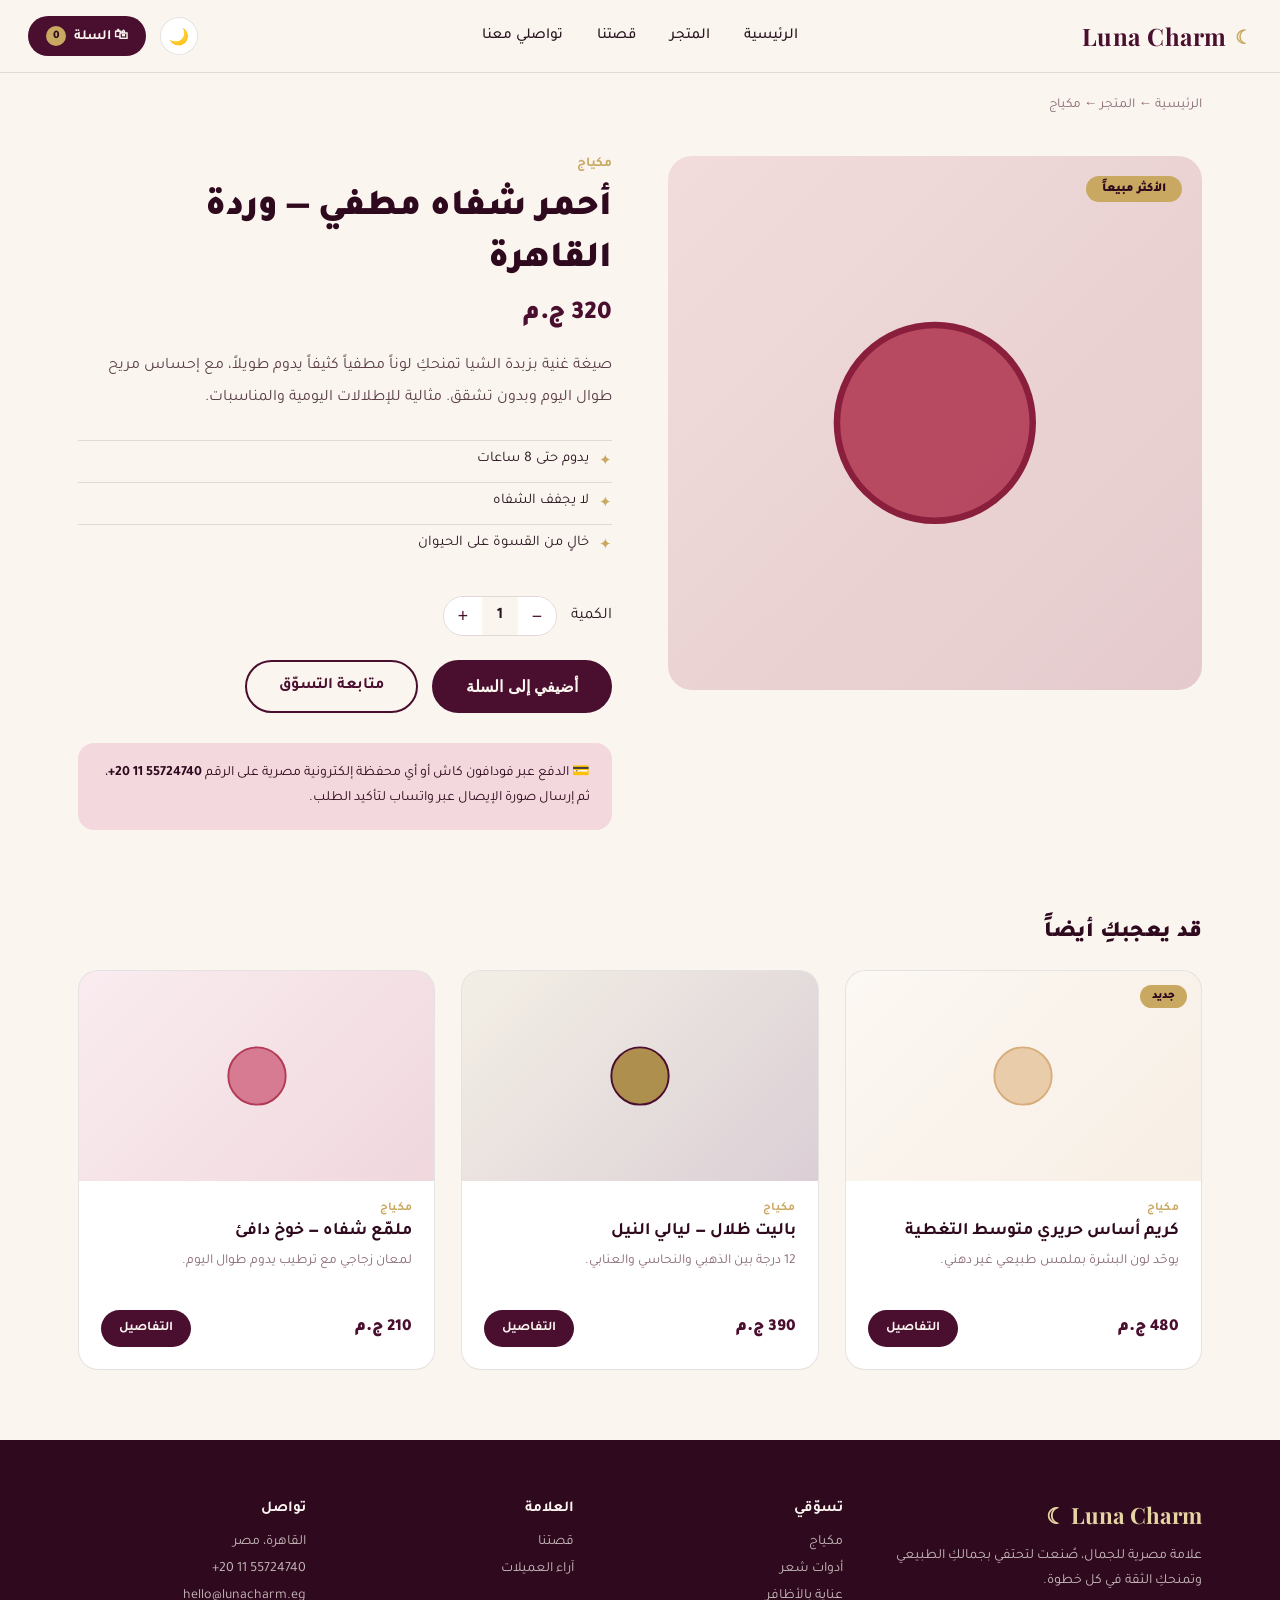
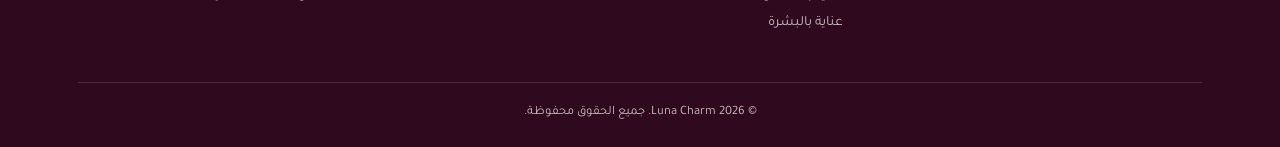
<file: product.html>
<!DOCTYPE html>
<html lang="ar" dir="rtl">
<head>
<meta charset="UTF-8">
<meta name="viewport" content="width=device-width, initial-scale=1.0">
<title id="pageTitle">Luna Charm | تفاصيل المنتج</title>
<link rel="preconnect" href="https://fonts.googleapis.com">
<link href="https://fonts.googleapis.com/css2?family=Playfair+Display:wght@700&family=Rakkas&family=Tajawal:wght@300;400;500;700;900&display=swap" rel="stylesheet">
<link rel="stylesheet" href="styles.css">
<script>
  (function(){
    var t = localStorage.getItem('lunaTheme');
    if(t === 'dark'){ document.documentElement.setAttribute('data-theme','dark'); }
  })();
</script>
</head>
<body>

<header>
  <nav class="nav">
    <a class="logo" href="index.html"><span class="moon">☾</span> Luna Charm</a>
    <ul>
      <li><a href="index.html#home">الرئيسية</a></li>
      <li><a href="index.html#shop">المتجر</a></li>
      <li><a href="index.html#story">قصتنا</a></li>
      <li><a href="index.html#contact">تواصلي معنا</a></li>
    </ul>
    <div class="nav-actions">
      <button class="theme-toggle" id="themeToggle" aria-label="تبديل الوضع الليلي/النهاري">🌙</button>
      <button class="cart-btn" id="cartOpenBtn" aria-label="فتح السلة">
        🛍 السلة <span class="cart-count" id="cartCount">0</span>
      </button>
      <button class="menu-toggle" aria-label="القائمة">☰</button>
    </div>
  </nav>
</header>

<div class="wrap">
  <div class="breadcrumb">
    <a href="index.html">الرئيسية</a> ← <a href="index.html#shop">المتجر</a> ← <span id="crumbCat"></span>
  </div>

  <div class="pd-grid" id="pdGrid"></div>

  <h3 class="related-title">قد يعجبكِ أيضاً</h3>
  <div class="prod-grid" id="relatedGrid" style="margin-bottom:70px;"></div>
</div>

<footer>
  <div class="wrap">
    <div class="foot-grid">
      <div>
        <div class="foot-logo">☾ Luna Charm</div>
        <p>علامة مصرية للجمال، صُنعت لتحتفي بجمالكِ الطبيعي وتمنحكِ الثقة في كل خطوة.</p>
      </div>
      <div>
        <h4>تسوّقي</h4>
        <ul>
          <li><a href="index.html#shop">مكياج</a></li>
          <li><a href="index.html#shop">أدوات شعر</a></li>
          <li><a href="index.html#shop">عناية بالأظافر</a></li>
          <li><a href="index.html#shop">عناية بالبشرة</a></li>
        </ul>
      </div>
      <div>
        <h4>العلامة</h4>
        <ul>
          <li><a href="index.html#story">قصتنا</a></li>
          <li><a href="index.html#testimonials">آراء العميلات</a></li>
        </ul>
      </div>
      <div>
        <h4>تواصل</h4>
        <ul>
          <li>القاهرة، مصر</li>
          <li dir="ltr">+20 11 55724740</li>
          <li>hello@lunacharm.eg</li>
        </ul>
      </div>
    </div>
    <div class="foot-bottom">© 2026 Luna Charm. جميع الحقوق محفوظة.</div>
  </div>
</footer>

<div class="overlay" id="overlay"></div>
<aside class="cart-drawer" id="cartDrawer">
  <div class="cd-head">
    <h3>سلة التسوّق</h3>
    <button class="cd-close" id="cartCloseBtn" aria-label="إغلاق السلة">✕</button>
  </div>
  <div class="cd-items" id="cdItems"></div>
  <div class="cd-foot">
    <div class="cd-total"><span>الإجمالي</span><span id="cdTotal">0 ج.م</span></div>
    <div class="cd-pay-note">الدفع عبر فودافون كاش/المحافظ الإلكترونية على الرقم <b>+20 11 55724740</b></div>
    <button class="cd-checkout" id="checkoutBtn" disabled>إتمام الطلب</button>
  </div>
</aside>

<div class="modal" id="checkoutModal">
  <div id="checkoutStep">
    <h3>إتمام الطلب</h3>
    <p class="modal-sub">اكتبي بيانات التوصيل واختاري وسيلة الدفع</p>
    <div class="field"><label>الاسم بالكامل</label><input type="text" id="custName" placeholder="مثال: ياسمين أحمد"></div>
    <div class="field"><label>رقم الموبايل</label><input type="tel" id="custPhone" placeholder="01xxxxxxxxx"></div>
    <div class="field"><label>العنوان بالتفصيل</label><input type="text" id="custAddress" placeholder="المحافظة، المنطقة، الشارع"></div>
    <label class="pay-label">اختاري وسيلة الدفع</label>
    <div class="pay-methods-grid" id="payMethods"></div>
    <div class="pay-field" id="walletField">
      <div class="note-box">حوّلي مبلغ <strong id="walletAmount">0 ج.م</strong> على الرقم: <strong id="walletDisplayNumber" dir="ltr">+20 11 55724740</strong> ثم اضغطي «تأكيد الطلب».</div>
    </div>
    <div class="note-box">بعد تأكيد الطلب هيوصلكِ إشعار فوري على واتساب، والشحن هيوصل خلال 2-4 أيام عمل.</div>
    <button class="pay-now-btn" id="payNowBtn" disabled>تأكيد الطلب</button>
  </div>
  <div id="successStep" style="display:none;">
    <div class="success-view">
      <div class="success-icon">✓</div>
      <h3>تم استلام طلبكِ بنجاح!</h3>
      <p>خدنا بياناتكِ وطلبكِ بيتجهز دلوقتي. هيوصلكِ تأكيد على رقمكِ خلال دقايق.</p>
      <div class="order-box">
        <div class="row"><span>رقم الطلب</span><span id="orderNumber">#LUNA-0000</span></div>
        <div class="row"><span>الإجمالي</span><span id="orderTotal">0 ج.م</span></div>
        <div class="row"><span>وسيلة الدفع</span><span id="orderMethod">-</span></div>
      </div>
      <a href="#" id="whatsappNotify" target="_blank" class="wa-btn">تأكيد الطلب على واتساب</a>
      <button class="continue-btn" id="continueShopping">متابعة التسوّق</button>
    </div>
  </div>
</div>

<script src="products.js"></script>
<script>
  const params = new URLSearchParams(location.search);
  const id = Number(params.get('id')) || products[0].id;
  const p = products.find(pr => pr.id === id) || products[0];

  document.getElementById('pageTitle').textContent = 'Luna Charm | ' + p.name;
  document.getElementById('crumbCat').textContent = p.catLabel;

  document.getElementById('pdGrid').innerHTML = `
    <div class="pd-media" style="background:linear-gradient(135deg, ${p.color1}22, ${p.color2}33);">
      ${p.badge ? `<span class="pd-badge">${p.badge}</span>` : ''}
      <svg width="55%" viewBox="0 0 90 90">
        <circle cx="45" cy="45" r="30" fill="${p.color1}" opacity="0.9"/>
        <circle cx="45" cy="45" r="30" fill="none" stroke="${p.color2}" stroke-width="2"/>
      </svg>
    </div>
    <div>
      <div class="pd-cat">${p.catLabel}</div>
      <h1 class="pd-name">${p.name}</h1>
      <div class="pd-price">${p.price} ج.م</div>
      <p class="pd-desc">${p.full}</p>
      <ul class="pd-features">
        ${p.features.map(f => `<li>${f}</li>`).join('')}
      </ul>
      <div class="pd-qty">
        <span>الكمية</span>
        <div class="qty-box">
          <button id="qtyMinus">−</button>
          <span id="qtyVal">1</span>
          <button id="qtyPlus">+</button>
        </div>
      </div>
      <div class="pd-actions">
        <button class="btn-primary" id="pdAddBtn">أضيفي إلى السلة</button>
        <a href="index.html#shop" class="btn-ghost">متابعة التسوّق</a>
      </div>
      <div class="pd-pay-hint">
        💳 الدفع عبر فودافون كاش أو أي محفظة إلكترونية مصرية على الرقم <b>+20 11 55724740</b>، ثم إرسال صورة الإيصال عبر واتساب لتأكيد الطلب.
      </div>
    </div>
  `;

  let qty = 1;
  const qtyVal = document.getElementById('qtyVal');
  document.getElementById('qtyMinus').addEventListener('click', () => { if(qty>1){ qty--; qtyVal.textContent = qty; } });
  document.getElementById('qtyPlus').addEventListener('click', () => { qty++; qtyVal.textContent = qty; });
  document.getElementById('pdAddBtn').addEventListener('click', function(){
    addToCart(p.id, qty);
    this.textContent = '✓ أُضيف إلى السلة';
    setTimeout(() => { this.textContent = 'أضيفي إلى السلة'; }, 1300);
  });

  // Related products (same category, excluding current)
  const related = products.filter(pr => pr.cat === p.cat && pr.id !== p.id).slice(0,3);
  const relatedFallback = related.length ? related : products.filter(pr => pr.id !== p.id).slice(0,3);
  document.getElementById('relatedGrid').innerHTML = relatedFallback.map(r => `
    <div class="prod-card">
      <a class="prod-media-link" href="product.html?id=${r.id}">
        <div class="prod-media" style="background:linear-gradient(135deg, ${r.color1}22, ${r.color2}33);">
          ${r.badge ? `<span class="prod-badge">${r.badge}</span>` : ''}
          <svg width="86" height="86" viewBox="0 0 90 90">
            <circle cx="45" cy="45" r="30" fill="${r.color1}" opacity="0.9"/>
            <circle cx="45" cy="45" r="30" fill="none" stroke="${r.color2}" stroke-width="2"/>
          </svg>
        </div>
      </a>
      <div class="prod-body">
        <div class="prod-cat">${r.catLabel}</div>
        <div class="prod-name"><a href="product.html?id=${r.id}">${r.name}</a></div>
        <div class="prod-desc">${r.desc}</div>
        <div class="prod-foot">
          <span class="prod-price">${r.price} ج.م</span>
          <div class="prod-actions">
            <button class="detail-btn" onclick="location.href='product.html?id=${r.id}'">التفاصيل</button>
          </div>
        </div>
      </div>
    </div>
  `).join('');
</script>
</body>
</html>
</file>
<file: styles.css>
:root{
  --wine:#4a0e2e;
  --wine-deep:#2f0a1e;
  --blush:#f3d9de;
  --gold:#c9a961;
  --gold-light:#e7d4a3;
  --ivory:#fbf5f0;
  --ink:#2a1620;
  --line: rgba(42,22,32,.12);
  --surface:#fff;
  --muted:#8a6a75;
  --muted2:#5a3e48;
  --header-bg: rgba(251,245,240,.9);
  --heading:#2f0a1e;
  --on-dark:#fbf5f0;
  color-scheme: light;
}
:root[data-theme="dark"]{
  --blush:#3a1826;
  --gold:#e7c988;
  --gold-light:#f0dcae;
  --ivory:#150c10;
  --ink:#f3e6ea;
  --line: rgba(243,217,222,.14);
  --surface:#221420;
  --muted:#c9a9b3;
  --muted2:#e0c3cb;
  --header-bg: rgba(21,12,16,.85);
  --heading:#f6d9e6;
  color-scheme: dark;
}
/* Text that sits on panels/backgrounds which flip (surface/ivory/blush) needs to flip too */
[data-theme="dark"] .hero h1, [data-theme="dark"] .swatch-name b, [data-theme="dark"] .section-head h2,
[data-theme="dark"] .prod-name, [data-theme="dark"] .test-who b, [data-theme="dark"] .newsletter h2,
[data-theme="dark"] .cd-head h3, [data-theme="dark"] .cd-item-name, [data-theme="dark"] .cd-total,
[data-theme="dark"] .cd-pay-note b, [data-theme="dark"] .cd-qty-val, [data-theme="dark"] .modal h3,
[data-theme="dark"] .pay-option, [data-theme="dark"] .note-box, [data-theme="dark"] .order-box .row span:last-child,
[data-theme="dark"] .continue-btn, [data-theme="dark"] .pd-name, [data-theme="dark"] .pd-pay-hint,
[data-theme="dark"] .related-title, [data-theme="dark"] .contact-head h2, [data-theme="dark"] .contact-card h4,
[data-theme="dark"] .field label{
  color:var(--heading);
}
/* Text that sits on permanently-dark surfaces (wine buttons, footer, story) stays light in both themes */
[data-theme="dark"] .cart-btn, [data-theme="dark"] .btn-primary, [data-theme="dark"] .btn-ghost:hover,
[data-theme="dark"] .tab-btn.active, [data-theme="dark"] .story, [data-theme="dark"] .test-avatar,
[data-theme="dark"] .cd-checkout, [data-theme="dark"] .pay-now-btn, [data-theme="dark"] .foot-grid h4{
  color:var(--on-dark);
}


*{margin:0;padding:0;box-sizing:border-box;}
html{scroll-behavior:smooth;}
body{
  font-family:'Tajawal',sans-serif;
  background:var(--ivory);
  color:var(--ink);
  overflow-x:hidden;
  transition:background .3s ease, color .3s ease;
}
h1,h2,h3,.display{font-family:'Rakkas',serif; font-weight:400;}
a{color:inherit; text-decoration:none;}
img{max-width:100%; display:block;}
::selection{background:var(--gold-light); color:var(--wine-deep);}
a:focus-visible, button:focus-visible, input:focus-visible, select:focus-visible{
  outline:3px solid var(--wine); outline-offset:3px;
}
.wrap{max-width:1180px; margin:0 auto; padding:0 28px;}

/* ---------- HEADER (centered nav) ---------- */
header{
  position:sticky; top:0; z-index:100;
  background:var(--header-bg);
  backdrop-filter:blur(10px);
  border-bottom:1px solid var(--line);
  transition:background .3s ease;
}
.nav{
  display:grid; grid-template-columns:1fr auto 1fr; align-items:center; gap:16px;
  padding:16px 28px;
}
.logo{
  justify-self:start; display:flex; align-items:center; gap:8px;
  font-family:'Playfair Display', serif; font-size:1.5rem; font-weight:700;
  color:var(--wine); letter-spacing:.5px; white-space:nowrap;
}
.logo .moon{color:var(--gold); font-size:1.2rem;}
nav ul{
  justify-self:center; display:flex; gap:34px; list-style:none;
}
nav ul li a{font-size:.96rem; font-weight:500; position:relative; padding:4px 0; white-space:nowrap;}
nav ul li a::after{
  content:''; position:absolute; right:0; bottom:-2px; width:0; height:2px;
  background:var(--gold); transition:width .3s ease;
}
nav ul li a:hover::after{width:100%;}
.nav-actions{justify-self:end; display:flex; align-items:center; gap:14px;}
.cart-btn{
  position:relative; display:flex; align-items:center; gap:8px;
  background:var(--wine); color:var(--ivory); border:none; padding:10px 18px;
  border-radius:999px; font-family:'Tajawal'; font-weight:700; font-size:.88rem; cursor:pointer;
  transition:transform .2s ease, background .2s ease;
}
.cart-btn:hover{background:var(--wine-deep); transform:translateY(-1px);}
.cart-count{
  background:var(--gold); color:var(--wine-deep); border-radius:50%;
  width:20px; height:20px; display:flex; align-items:center; justify-content:center;
  font-size:.72rem; font-weight:900;
}
.menu-toggle{display:none; background:none; border:none; font-size:1.6rem; cursor:pointer; color:var(--wine);}
.theme-toggle{
  width:38px; height:38px; border-radius:50%; border:1px solid var(--line); background:var(--surface);
  color:var(--wine); font-size:1rem; cursor:pointer; display:flex; align-items:center; justify-content:center;
  transition:transform .2s ease, background .2s ease;
}
.theme-toggle:hover{transform:rotate(15deg);}

@media (max-width:900px){
  .nav{grid-template-columns:1fr auto;}
  nav ul{display:none;}
  .menu-toggle{display:block;}
}
nav.mobile-open ul{
  display:flex; position:absolute; top:100%; right:0; left:0; background:var(--ivory);
  flex-direction:column; padding:20px 28px; gap:18px; border-bottom:1px solid var(--line);
}

/* ---------- Buttons ---------- */
.btn-primary, .btn-ghost{
  padding:15px 32px; border-radius:999px; font-weight:700; font-size:1rem;
  cursor:pointer; border:2px solid transparent; transition:all .25s ease; display:inline-block;
}
.btn-primary{background:var(--wine); color:var(--ivory);}
.btn-primary:hover{background:var(--wine-deep); transform:translateY(-2px); box-shadow:0 10px 24px rgba(74,14,46,.25);}
.btn-ghost{background:transparent; border-color:var(--wine); color:var(--wine);}
.btn-ghost:hover{background:var(--wine); color:var(--ivory);}

/* ---------- HERO ---------- */
.hero{
  position:relative; padding:80px 0 60px;
  background:
    radial-gradient(ellipse at 85% 15%, rgba(201,169,97,.2), transparent 55%),
    radial-gradient(ellipse at 10% 90%, rgba(74,14,46,.12), transparent 50%);
  overflow:hidden;
}
.hero-grid{display:grid; grid-template-columns:1.1fr .9fr; gap:50px; align-items:center;}
.eyebrow{
  display:inline-flex; align-items:center; gap:10px;
  font-size:.82rem; font-weight:700; letter-spacing:.5px; color:var(--wine);
  background:var(--blush); padding:7px 16px; border-radius:999px; margin-bottom:22px;
}
.eyebrow::before{content:'✦'; color:var(--gold);}
.hero h1{font-size:clamp(2.4rem,5vw,4rem); line-height:1.28; color:var(--wine-deep); margin-bottom:22px;}
.hero h1 em{font-style:normal; color:var(--gold);}
.hero p.lead{font-size:1.12rem; line-height:1.9; color:var(--muted2); max-width:520px; margin-bottom:34px;}
.hero-ctas{display:flex; gap:16px; flex-wrap:wrap; margin-bottom:44px;}

.shade-lab{
  background:var(--surface); border:1px solid var(--line); border-radius:20px; padding:20px 22px;
  max-width:480px; box-shadow:0 20px 50px rgba(74,14,46,.08);
}
.shade-lab p{font-size:.85rem; font-weight:700; color:var(--wine); margin-bottom:14px;}
.swatch-row{display:flex; gap:10px;}
.swatch{
  width:36px; height:36px; border-radius:50%; cursor:pointer; border:3px solid var(--surface);
  box-shadow:0 0 0 1px var(--line); transition:transform .2s ease, box-shadow .2s ease;
}
.swatch:hover, .swatch.active{transform:scale(1.15); box-shadow:0 0 0 2px var(--wine);}
.swatch-name{margin-top:12px; font-size:.85rem; color:var(--muted2);}
.swatch-name b{color:var(--wine-deep);}
.hero-visual{position:relative; display:flex; justify-content:center;}
.lipstick-svg{width:100%; max-width:280px; filter:drop-shadow(0 25px 40px rgba(74,14,46,.2));}
.moon-accent{position:absolute; top:10px; left:0; opacity:.5;}

/* ---------- SHOP (single section, tabs) ---------- */
.shop{padding:70px 0;}
.section-head{text-align:center; margin-bottom:40px;}
.section-head .eyebrow{margin:0 auto 14px; display:table;}
.section-head h2{font-size:clamp(1.9rem,3.4vw,2.6rem); color:var(--wine-deep);}
.section-head p{color:var(--muted); max-width:520px; margin:10px auto 0; font-size:.95rem;}

.tab-row{display:flex; justify-content:center; gap:12px; flex-wrap:wrap; margin-bottom:40px;}
.tab-btn{
  background:var(--surface); border:1px solid var(--line); color:var(--wine-deep);
  padding:10px 22px; border-radius:999px; font-family:'Tajawal'; font-weight:700;
  font-size:.88rem; cursor:pointer; transition:all .2s ease;
}
.tab-btn:hover{border-color:var(--gold);}
.tab-btn.active{background:var(--wine); color:var(--ivory); border-color:var(--wine);}

.prod-grid{display:grid; grid-template-columns:repeat(3,1fr); gap:26px;}
.prod-card{
  background:var(--surface); border:1px solid var(--line); border-radius:20px; overflow:hidden;
  transition:box-shadow .25s ease, transform .25s ease; display:flex; flex-direction:column;
}
.prod-card:hover{box-shadow:0 24px 44px rgba(74,14,46,.12); transform:translateY(-4px);}
.prod-media-link{display:block;}
.prod-media{height:210px; display:flex; align-items:center; justify-content:center; position:relative; cursor:pointer;}
.prod-badge{
  position:absolute; top:14px; right:14px; background:var(--gold); color:var(--wine-deep);
  font-size:.72rem; font-weight:900; padding:5px 12px; border-radius:999px;
}
.prod-body{padding:20px 22px 22px; display:flex; flex-direction:column; flex:1;}
.prod-cat{font-size:.75rem; color:var(--gold); font-weight:700; letter-spacing:.3px; margin-bottom:6px;}
.prod-name{font-size:1.1rem; font-weight:700; color:var(--wine-deep); margin-bottom:8px;}
.prod-name a:hover{color:var(--wine);}
.prod-desc{font-size:.86rem; color:var(--muted); line-height:1.7; margin-bottom:16px; min-height:44px;}
.prod-foot{display:flex; align-items:center; justify-content:space-between; margin-top:auto;}
.prod-price{font-weight:900; color:var(--wine); font-size:1.05rem;}
.add-btn, .detail-btn{
  background:var(--wine); color:var(--ivory); border:none; padding:10px 18px;
  border-radius:999px; font-weight:700; font-size:.83rem; cursor:pointer; font-family:'Tajawal';
  transition:background .2s ease;
}
.add-btn:hover, .detail-btn:hover{background:var(--gold); color:var(--wine-deep);}
.add-btn.added{background:#3f7a4e;}
.prod-actions{display:flex; gap:8px;}

/* ---------- STORY ---------- */
.story{
  background:linear-gradient(160deg, var(--wine-deep), var(--wine) 70%);
  color:var(--ivory); padding:100px 0; margin:70px 0; position:relative; overflow:hidden;
}
.story::before{content:''; position:absolute; inset:0; background:radial-gradient(circle at 80% 20%, rgba(201,169,97,.18), transparent 55%);}
.story-grid{display:grid; grid-template-columns:.9fr 1.1fr; gap:60px; align-items:center; position:relative;}
.story h2{font-size:clamp(2rem,3.6vw,3rem); margin-bottom:22px; color:var(--gold-light);}
.story p{font-size:1.05rem; line-height:2; color:rgba(251,245,240,.85); margin-bottom:16px;}
.story-stats{display:flex; gap:36px; margin-top:36px;}
.stat b{display:block; font-family:'Rakkas'; font-size:2.1rem; color:var(--gold);}
.stat span{font-size:.82rem; color:rgba(251,245,240,.7);}
.story-visual{aspect-ratio:1/1; border-radius:50%; border:1px solid rgba(201,169,97,.4); display:flex; align-items:center; justify-content:center; position:relative;}
.story-visual::before{content:''; position:absolute; inset:20px; border-radius:50%; border:1px dashed rgba(201,169,97,.4);}

/* ---------- BRAND LOGO ---------- */
.brand-logo{padding:50px 0 70px; display:flex; justify-content:center;}
.brand-logo-img{
  max-width:340px; width:100%; border-radius:24px;
  box-shadow:0 24px 50px rgba(74,14,46,.12);
}

/* ---------- TESTIMONIALS ---------- */
.testimonials{padding:70px 0;}
.test-grid{display:grid; grid-template-columns:repeat(3,1fr); gap:24px;}
.test-card{background:var(--blush); border-radius:20px; padding:30px 26px; position:relative;}
.test-card .stars{color:var(--gold); font-size:1rem; margin-bottom:14px; letter-spacing:2px;}
.test-card p{font-size:.95rem; line-height:1.9; color:var(--ink); margin-bottom:18px;}
.test-who{display:flex; align-items:center; gap:12px;}
.test-avatar{width:42px; height:42px; border-radius:50%; background:var(--wine); color:var(--ivory); display:flex; align-items:center; justify-content:center; font-family:'Rakkas'; font-size:1.1rem;}
.test-who b{display:block; font-size:.9rem; color:var(--wine-deep);}
.test-who span{font-size:.78rem; color:var(--muted);}

/* ---------- CONTACT ---------- */
.contact{padding:70px 0;}
.contact-grid{display:grid; grid-template-columns:1fr 1fr; gap:50px; align-items:start;}
.contact-head h2{font-size:clamp(1.9rem,3.4vw,2.6rem); color:var(--wine-deep); margin-bottom:14px;}
.contact-head p{color:var(--muted); font-size:.98rem; line-height:1.9; max-width:460px; margin-bottom:30px;}
.contact-card{
  display:flex; align-items:center; gap:16px; background:var(--surface); border:1px solid var(--line);
  border-radius:18px; padding:18px 20px; margin-bottom:14px;
}
.contact-card .icon{
  width:52px; height:52px; border-radius:50%; background:var(--wine); color:var(--on-dark,#fbf5f0);
  display:flex; align-items:center; justify-content:center; font-size:1.3rem; flex-shrink:0;
}
[data-theme="dark"] .contact-card .icon{color:var(--on-dark);}
.contact-card h4{font-size:.8rem; color:var(--muted); font-weight:700; margin-bottom:4px;}
.contact-card span{font-size:1.02rem; font-weight:700; color:var(--wine-deep); direction:ltr; display:inline-block;}
[data-theme="dark"] .contact-card span{color:var(--heading);}

.social-row{display:flex; gap:14px; margin-top:28px;}
.social-btn{
  width:48px; height:48px; border-radius:50%; background:var(--ink); color:#fff;
  display:flex; align-items:center; justify-content:center; font-size:1.1rem;
  transition:transform .2s ease, box-shadow .2s ease;
}
.social-btn:hover{transform:translateY(-3px) scale(1.06);}
.social-btn.fb{box-shadow:0 0 0 1px rgba(24,119,242,.35), 0 0 22px rgba(24,119,242,.45);}
.social-btn.fb:hover{box-shadow:0 0 0 1px rgba(24,119,242,.5), 0 0 30px rgba(24,119,242,.65);}
.social-btn.wa{box-shadow:0 0 0 1px rgba(37,211,102,.35), 0 0 22px rgba(37,211,102,.45);}
.social-btn.wa:hover{box-shadow:0 0 0 1px rgba(37,211,102,.5), 0 0 30px rgba(37,211,102,.65);}
.social-btn.ig{box-shadow:0 0 0 1px rgba(214,53,132,.35), 0 0 22px rgba(214,53,132,.45);}
.social-btn.ig:hover{box-shadow:0 0 0 1px rgba(214,53,132,.5), 0 0 30px rgba(214,53,132,.65);}
.social-btn.tt{box-shadow:0 0 0 1px rgba(255,255,255,.3), 0 0 22px rgba(255,255,255,.35);}
.social-btn.tt:hover{box-shadow:0 0 0 1px rgba(255,255,255,.45), 0 0 30px rgba(255,255,255,.5);}

.contact-form{
  background:var(--surface); border:1px solid var(--line); border-radius:24px; padding:34px;
  box-shadow:0 24px 50px rgba(74,14,46,.1);
}
.contact-form h3{font-size:1.3rem; color:var(--wine-deep); margin-bottom:22px; font-family:'Tajawal'; font-weight:900;}
[data-theme="dark"] .contact-form h3{color:var(--heading);}
.contact-form .field textarea{
  width:100%; padding:12px 14px; border-radius:14px; border:1px solid var(--line);
  background:var(--ivory); color:var(--ink); font-size:.9rem; font-family:'Tajawal'; resize:vertical; min-height:110px;
}
.contact-form .field textarea:focus{outline:none; border-color:var(--gold);}
.contact-msg{margin-top:14px; font-size:.85rem; color:var(--wine); font-weight:700; min-height:1.2em;}
[data-theme="dark"] .contact-msg{color:var(--heading);}

@media (max-width:900px){
  .contact-grid{grid-template-columns:1fr;}
}

/* ---------- NEWSLETTER ---------- */
.newsletter{background:var(--surface); border:1px solid var(--line); border-radius:24px; padding:50px 40px; margin:70px 0; text-align:center;}
.newsletter h2{font-size:clamp(1.6rem,2.6vw,2.2rem); color:var(--wine-deep); margin-bottom:12px;}
.newsletter p{color:var(--muted); margin-bottom:26px;}
.nl-form{display:flex; justify-content:center; gap:12px; max-width:460px; margin:0 auto; flex-wrap:wrap;}
.nl-form input{flex:1; min-width:220px; padding:14px 20px; border-radius:999px; border:1px solid var(--line); font-family:'Tajawal'; font-size:.95rem;}
.nl-msg{margin-top:14px; font-size:.88rem; color:var(--wine); font-weight:700; min-height:1.2em;}

/* ---------- FOOTER ---------- */
footer{background:var(--wine-deep); color:rgba(251,245,240,.75); padding:60px 0 26px;}
.foot-grid{display:grid; grid-template-columns:1.4fr 1fr 1fr 1fr; gap:40px; margin-bottom:40px;}
.foot-logo{font-family:'Playfair Display',serif; font-weight:700; font-size:1.4rem; color:var(--gold-light); margin-bottom:14px; direction:ltr; text-align:right;}
.foot-grid p{font-size:.88rem; line-height:1.8;}
.foot-grid h4{color:var(--ivory); font-size:.95rem; margin-bottom:16px; font-weight:700;}
.foot-grid ul{list-style:none;}
.foot-grid ul li{margin-bottom:10px; font-size:.88rem;}
.foot-grid ul li a:hover{color:var(--gold-light);}
.foot-grid ul li[dir="ltr"]{direction:ltr; text-align:right;}
.foot-bottom{border-top:1px solid rgba(251,245,240,.12); padding-top:22px; text-align:center; font-size:.8rem;}

/* ---------- CART DRAWER ---------- */
.overlay{position:fixed; inset:0; background:rgba(42,22,32,.5); opacity:0; pointer-events:none; transition:opacity .3s ease; z-index:200;}
.overlay.open{opacity:1; pointer-events:auto;}
.cart-drawer{
  position:fixed; top:0; left:0; height:100%; width:380px; max-width:90vw; background:var(--surface);
  z-index:201; transform:translateX(-100%); transition:transform .35s ease; display:flex; flex-direction:column;
}
.cart-drawer.open{transform:translateX(0);}
.cd-head{display:flex; justify-content:space-between; align-items:center; padding:22px 24px; border-bottom:1px solid var(--line);}
.cd-head h3{font-family:'Tajawal'; font-weight:900; color:var(--wine-deep);}
.cd-close{background:none; border:none; font-size:1.4rem; cursor:pointer; color:var(--wine);}
.cd-items{flex:1; overflow-y:auto; padding:16px 24px;}
.cd-item{display:flex; justify-content:space-between; align-items:center; padding:14px 0; border-bottom:1px solid var(--line);}
.cd-item-name{font-size:.9rem; font-weight:700; color:var(--wine-deep);}
.cd-item-price{font-size:.82rem; color:var(--muted);}
.cd-empty{text-align:center; color:var(--muted); padding:60px 20px; font-size:.9rem;}
.cd-foot{padding:22px 24px; border-top:1px solid var(--line);}
.cd-total{display:flex; justify-content:space-between; font-weight:900; margin-bottom:8px; color:var(--wine-deep);}
.cd-pay-note{font-size:.78rem; color:var(--muted); line-height:1.7; margin-bottom:16px; background:var(--blush); padding:10px 14px; border-radius:12px;}
.cd-pay-note b{color:var(--wine-deep); direction:ltr; display:inline-block;}
.cd-checkout{width:100%; background:var(--wine); color:var(--ivory); border:none; padding:15px; border-radius:999px; font-weight:700; cursor:pointer; font-family:'Tajawal'; font-size:1rem;}
.cd-checkout:hover{background:var(--gold); color:var(--wine-deep);}
.cd-checkout:disabled{opacity:.45; cursor:not-allowed;}

.cd-item-qty{display:flex; align-items:center; gap:8px; margin-top:6px;}
.cd-qty-btn{width:24px; height:24px; border-radius:50%; border:1px solid var(--line); background:var(--surface); color:var(--wine); cursor:pointer; font-size:.9rem; line-height:1;}
.cd-qty-btn:hover{border-color:var(--wine);}
.cd-qty-val{font-size:.85rem; min-width:16px; text-align:center; font-weight:700; color:var(--wine-deep);}
.cd-remove{margin-inline-start:auto; color:#a1443e; background:none; border:none; font-size:.78rem; cursor:pointer; font-family:'Tajawal';}

/* ---------- CHECKOUT MODAL ---------- */
.modal{
  position:fixed; top:50%; left:50%; transform:translate(-50%,-46%);
  width:440px; max-width:92vw; max-height:88vh; overflow-y:auto;
  background:var(--surface); border:1px solid var(--line); border-radius:24px;
  z-index:301; padding:30px; opacity:0; pointer-events:none; transition:.3s ease;
  box-shadow:0 30px 70px rgba(74,14,46,.25);
}
.modal.show{opacity:1; pointer-events:auto; transform:translate(-50%,-50%);}
.modal h3{font-family:'Tajawal'; font-weight:900; color:var(--wine-deep); font-size:1.3rem; margin-bottom:6px;}
.modal-sub{color:var(--muted); font-size:.85rem; margin-bottom:22px;}
.field{margin-bottom:14px;}
.field label{display:block; font-size:.8rem; color:var(--muted); margin-bottom:6px; font-weight:700;}
.field input{
  width:100%; padding:12px 14px; border-radius:12px; border:1px solid var(--line);
  background:var(--ivory); color:var(--ink); font-size:.9rem; font-family:'Tajawal';
}
.field input:focus{outline:none; border-color:var(--gold);}
.pay-label{display:block; font-size:.8rem; color:var(--muted); font-weight:700; margin:16px 0 10px;}
.pay-methods-grid{display:grid; grid-template-columns:1fr 1fr; gap:10px; margin-bottom:16px;}
.pay-option{
  border:1.5px solid var(--line); border-radius:14px; padding:12px 10px;
  display:flex; flex-direction:column; align-items:center; gap:6px; cursor:pointer; transition:.2s;
  background:var(--ivory); font-size:.82rem; font-weight:700; color:var(--wine-deep);
}
.pay-option span:first-child{font-size:1.2rem;}
.pay-option:hover{border-color:var(--gold);}
.pay-option.selected{border-color:var(--wine); background:var(--blush);}
.pay-field{display:none;}
.pay-field.show{display:block;}
.note-box{
  background:var(--blush); border-radius:12px; padding:12px 14px; font-size:.8rem;
  color:var(--wine-deep); line-height:1.7; margin-bottom:16px;
}
.note-box strong{direction:ltr; display:inline-block;}
.pay-now-btn{
  width:100%; padding:15px; border-radius:999px; border:none; cursor:pointer;
  background:var(--wine); color:var(--ivory); font-weight:800; font-size:.95rem; font-family:'Tajawal';
}
.pay-now-btn:hover:not(:disabled){background:var(--gold); color:var(--wine-deep);}
.pay-now-btn:disabled{opacity:.4; cursor:not-allowed;}

.success-view{text-align:center; padding:6px 2px 2px;}
.success-icon{
  width:64px; height:64px; border-radius:50%; background:var(--blush); color:var(--wine);
  display:flex; align-items:center; justify-content:center; font-size:1.8rem; margin:0 auto 16px;
}
.success-view h3{font-size:1.25rem; margin-bottom:8px;}
.success-view p{color:var(--muted); font-size:.85rem; line-height:1.8; margin-bottom:18px;}
.order-box{
  background:var(--ivory); border:1px solid var(--line); border-radius:14px;
  padding:14px 16px; text-align:right; font-size:.85rem; margin-bottom:20px;
}
.order-box .row{display:flex; justify-content:space-between; padding:6px 0; color:var(--muted);}
.order-box .row span:last-child{color:var(--wine-deep); font-weight:800;}
.wa-btn{
  display:flex; align-items:center; justify-content:center; gap:8px; width:100%;
  background:#25d366; color:#0c1a10; font-weight:800; padding:13px; border-radius:999px;
  text-decoration:none; margin-bottom:10px; font-size:.9rem;
}
.continue-btn{
  width:100%; padding:13px; border-radius:999px; border:1px solid var(--line); background:transparent;
  color:var(--wine-deep); font-weight:700; font-size:.88rem; cursor:pointer; font-family:'Tajawal';
}
.continue-btn:hover{border-color:var(--wine); color:var(--wine);}

@media (max-width:600px){
  .modal{padding:22px;}
  .pay-methods-grid{grid-template-columns:1fr 1fr;}
}

/* ---------- PRODUCT DETAIL PAGE ---------- */
.breadcrumb{font-size:.85rem; color:var(--muted); padding:22px 0;}
.breadcrumb a:hover{color:var(--wine);}
.pd-grid{display:grid; grid-template-columns:1fr 1fr; gap:56px; padding:20px 0 70px; align-items:start;}
.pd-media{
  aspect-ratio:1/1; border-radius:24px; display:flex; align-items:center; justify-content:center;
  position:relative; overflow:hidden;
}
.pd-badge{position:absolute; top:20px; right:20px; background:var(--gold); color:var(--wine-deep); font-size:.78rem; font-weight:900; padding:6px 16px; border-radius:999px;}
.pd-cat{color:var(--gold); font-weight:700; font-size:.85rem; margin-bottom:10px;}
.pd-name{font-size:clamp(1.7rem,3vw,2.3rem); color:var(--wine-deep); font-family:'Tajawal'; font-weight:900; margin-bottom:14px; line-height:1.4;}
.pd-price{font-size:1.6rem; font-weight:900; color:var(--wine); margin-bottom:20px;}
.pd-desc{font-size:1rem; line-height:2; color:var(--muted2); margin-bottom:26px;}
.pd-features{list-style:none; margin-bottom:30px;}
.pd-features li{padding:10px 0; border-top:1px solid var(--line); font-size:.92rem; color:var(--ink); display:flex; gap:10px;}
.pd-features li::before{content:'✦'; color:var(--gold);}
.pd-qty{display:flex; align-items:center; gap:14px; margin-bottom:24px;}
.qty-box{display:flex; align-items:center; border:1px solid var(--line); border-radius:999px; overflow:hidden;}
.qty-box button{background:var(--surface); border:none; width:38px; height:38px; font-size:1.1rem; cursor:pointer; color:var(--wine);}
.qty-box span{width:36px; text-align:center; font-weight:700;}
.pd-actions{display:flex; gap:14px; flex-wrap:wrap; margin-bottom:30px;}
.pd-pay-hint{
  background:var(--blush); border-radius:16px; padding:18px 22px; font-size:.88rem; color:var(--wine-deep); line-height:1.8;
}
.pd-pay-hint b{direction:ltr; display:inline-block;}
.related-title{font-size:1.4rem; color:var(--wine-deep); margin:20px 0 24px; font-family:'Tajawal'; font-weight:900;}

@media (max-width:900px){
  .hero-grid, .story-grid, .pd-grid{grid-template-columns:1fr;}
  .prod-grid, .test-grid{grid-template-columns:1fr;}
  .foot-grid{grid-template-columns:1fr 1fr;}
  .contact-grid{grid-template-columns:1fr;}
}
@media (prefers-reduced-motion: reduce){
  *{animation:none !important; transition:none !important;}
}
</file>
